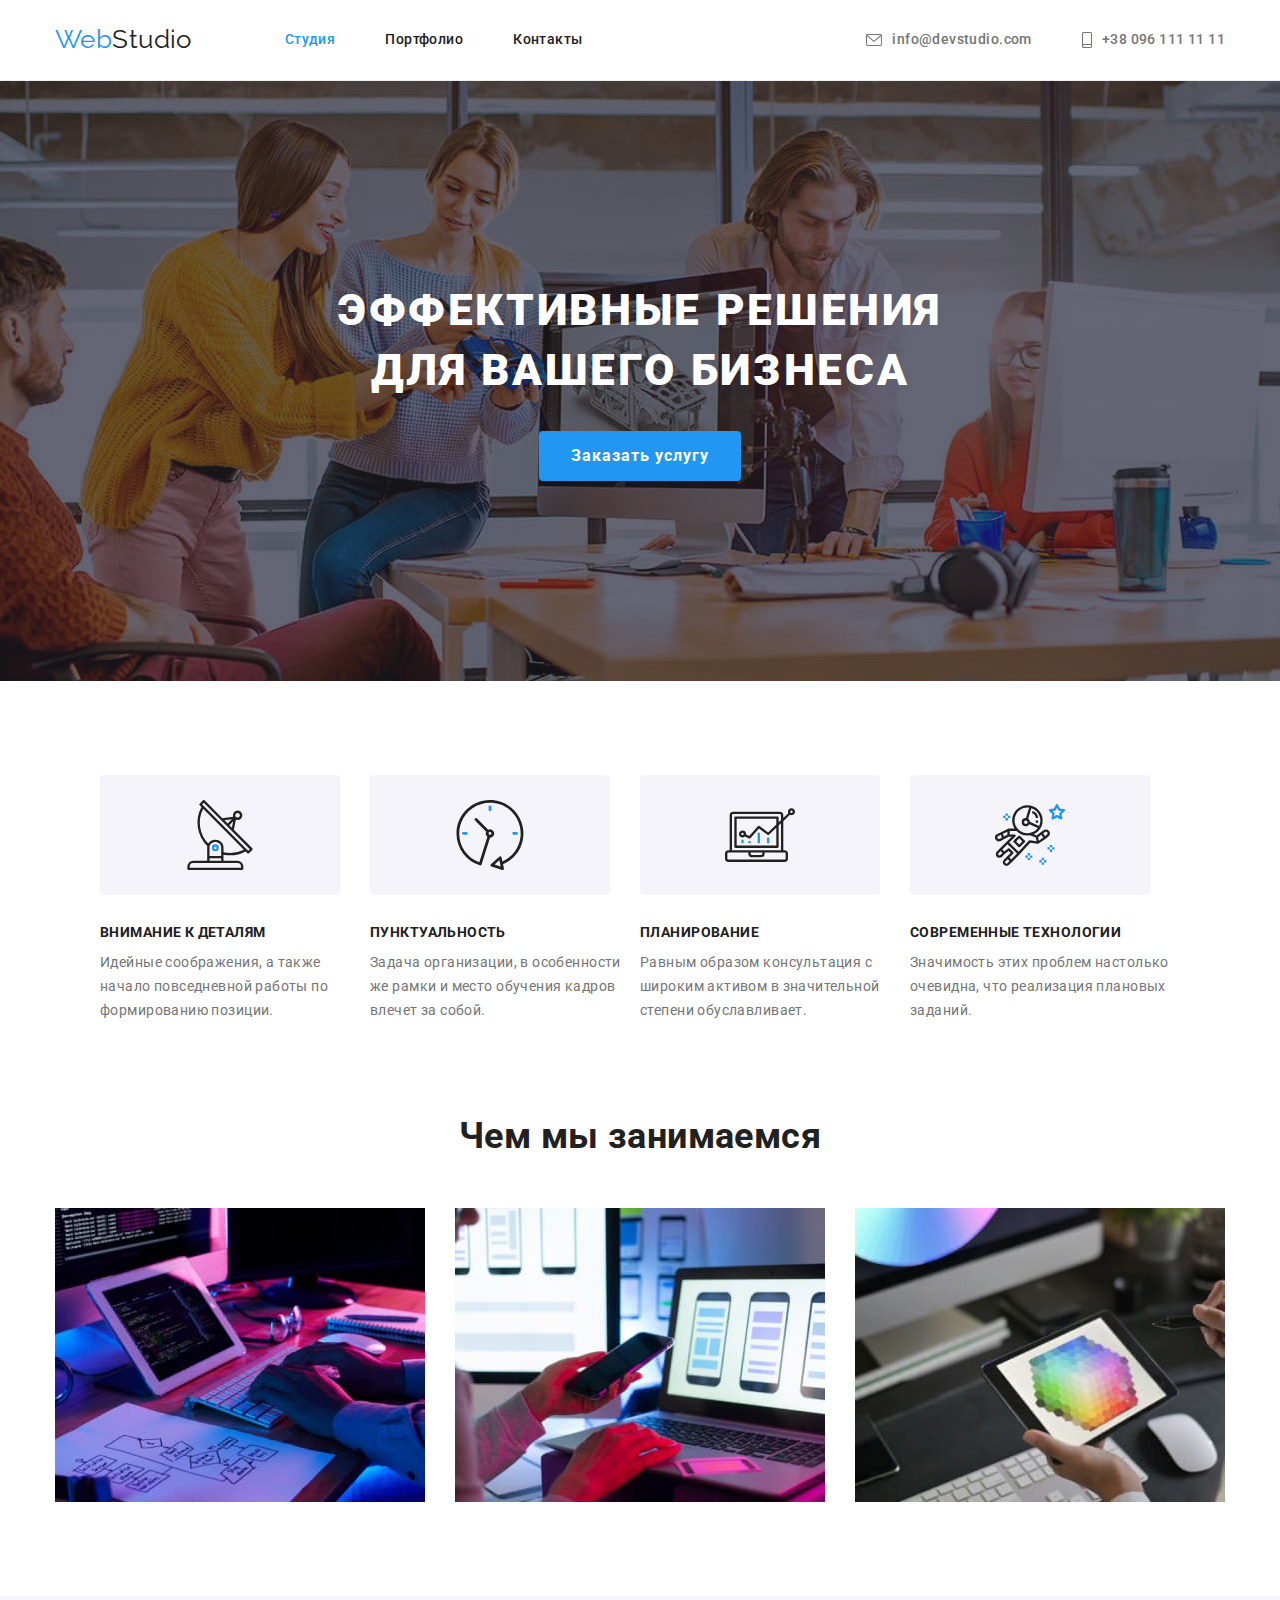
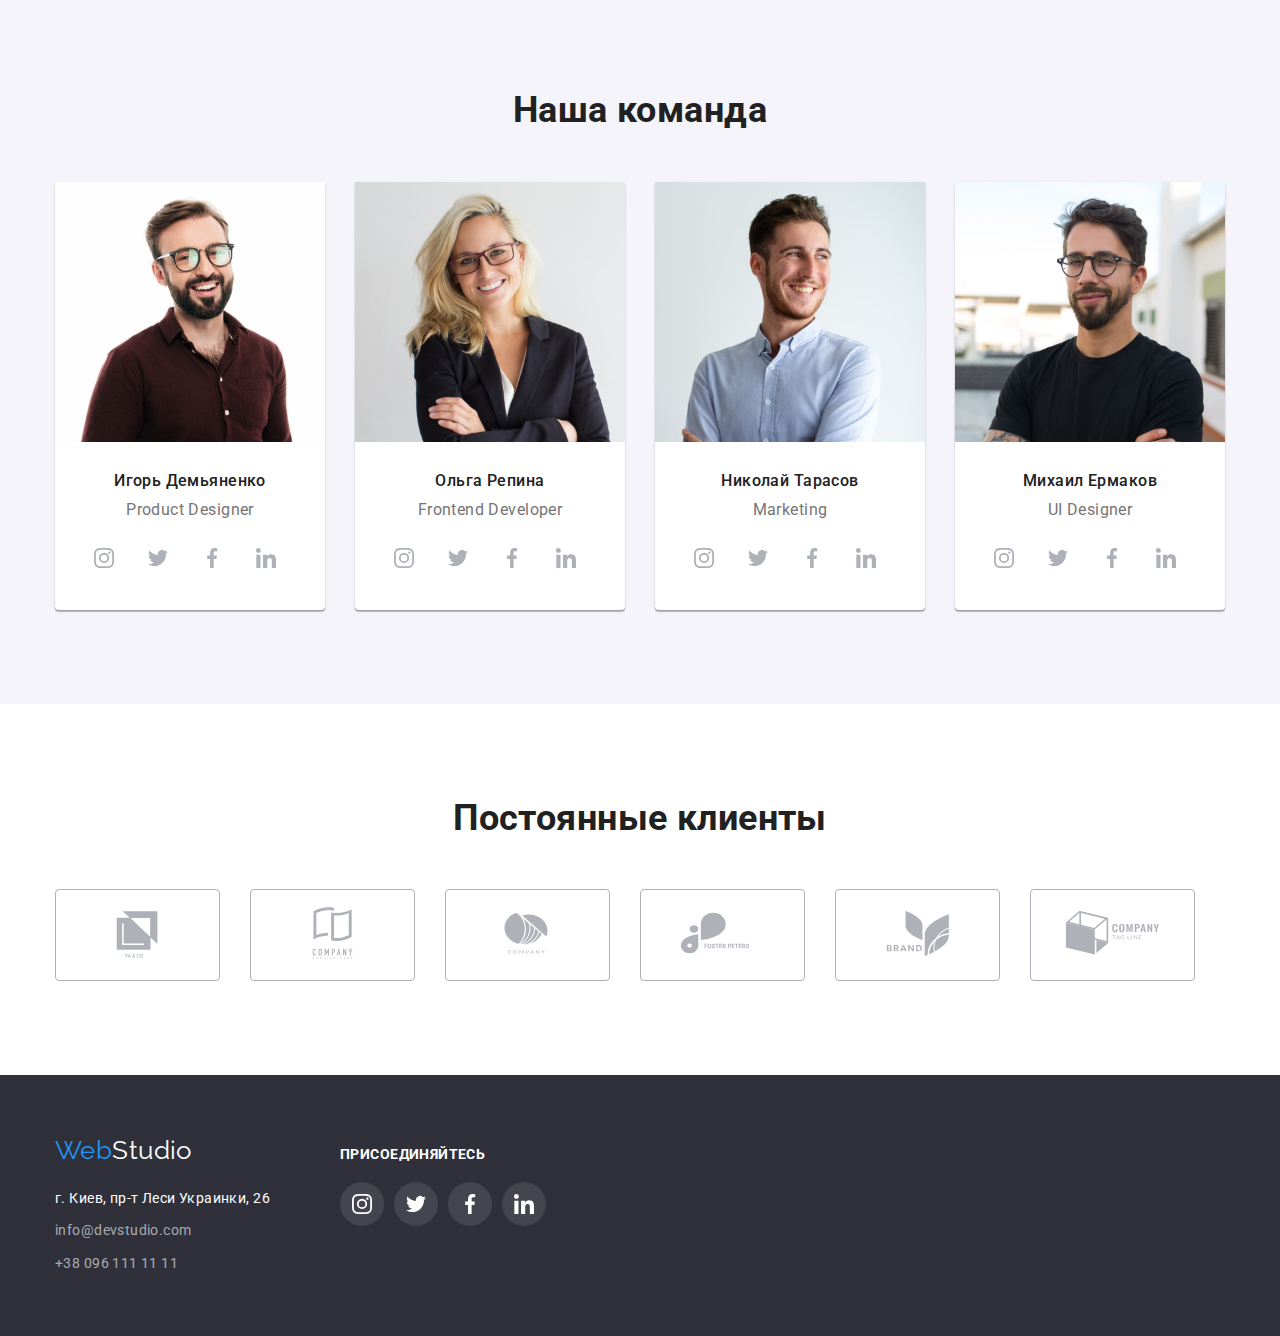
<file: index.html>
<!DOCTYPE html>
<html lang="ru">
<head>
    <meta charset="UTF-8">
    <meta http-equiv="X-UA-Compatible" content="IE=edge">
    <meta name="viewport" content="width=device-width, initial-scale=1.0">
    <title>Document</title>
    <link href="https://fonts.googleapis.com/css2?family=Raleway:wght@700&family=Roboto:wght@400;500;700;900&display=swap"
        rel="stylesheet">
    <link rel="stylesheet" href="https://cdnjs.cloudflare.com/ajax/libs/modern-normalize/1.1.0/modern-normalize.min.css">
    <link rel="stylesheet" href="CSS/styles.css">
</head>
<body>
    <header class="page-header">

    <div class="container main-nav">
        <nav class="header-nav">
            <a lang="en" href="./index.html" class="logo">Web<span class="studio">Studio</span></a>
            <ul class="site-nav list">
                <li class="item"><a href="./index.html" class="link current">Студия</a></li>
                <li class="item"><a href="./portfolio.html" class="link">Портфолио</a></li>
                <li class="item"><a href="" class="link">Контакты</a></li>
            </ul>
        </nav>
        <ul class="auth-nav">
            <li class="item"><a href="mailto:info@devstudio.com" class="link-connect">
                <svg class="icon-mail" width="16" height="12">
                    <use href="./images/icons-contact.svg#icon-envelope"></use>
                </svg>
                info@devstudio.com</a></li>
            <li class="item"><a href="tel:+380961111111" class="link-connect">
                <svg class="icon-phone" width="10" height="16">
                    <use href="./images/icons-contact.svg#icon-smartphone"></use>
                </svg>
                +38 096 111 11 11</a></li>
        </ul>
    </div>  
                  
    </header>
                
    <main>
        <!--Герой-->
        <section class="hero">
            <div class="container">
                <h1 class="hero-title">Эффективные решения для вашего бизнеса</h1>
                <button type="button" class="hero-button">Заказать услугу</button>
            </div>
        </section>
        
        <!--Преимущества-->
        <section class="section">
            <h2 class="visually-hidden">Преимущества</h2>        
           <div class="container">
            <ul class="features-list">
                <li class="item icon-antenna">
                    <h3 class="title">Внимание к деталям</h3>
                    <p class="features-text">Идейные соображения, а также начало повседневной работы по формированию позиции.</p>
                </li>
                <li class="item icon-clock">
                    <h3 class="title">Пунктуальность</h3>
                    <p class="features-text">Задача организации, в особенности же рамки и место обучения кадров влечет за собой.</p>
                </li>
                <li class="item icon-diagram">
                    <h3 class="title">Планирование</h3>
                    <p class="features-text">Равным образом консультация с широким активом в значительной степени обуславливает.</p>
                </li>
                <li class="item icon-astronaut">
                    <h3 class="title">Современные технологии</h3>
                    <p class="features-text">Значимость этих проблем настолько очевидна, что реализация плановых заданий.</p>
                </li>
            </ul>
           </div>
        </section>
        <!--Чем занимаемся-->
        <section class="section activities">
            <div class="container">
                <h2 class="section-title">Чем мы занимаемся</h2>
                <ul class="skills">
                    <li class="item">
                        <img src="./images/box1.jpg" alt="руки на клавиатуре пишут код изображение кода на планшете и экране"
                            width="370">
                    </li>
                    <li class="item">
                        <img src="./images/box2.jpg" alt="в руках мобильный телефон и на экране ноута структура моб приложения"
                            width="370">
                    </li>
                    <li class="item">
                        <img src="./images/box3.jpg" alt="на экране планшета в руках цветовая сетка" width="370">
                    </li>
                </ul>
            </div>

        </section>
        <!--Наша команда-->
        <section class="section team">
            <div class="container">
                <h2 class="section-title">Наша команда</h2>
                <ul class="team-list">
                    
                    <li class="item">
                        <img src="./images/igor.jpg" alt="фото сотрудника" width="270">
                        <h3 class="title">Игорь Демьяненко</h3>
                        <p class="position" lang="en">Product Designer</p>
                        <ul class="team-soclinks">
                            <li>
                                <a class="soc-link" href="" aria-lable="icon-instagram">
                                    <svg class="soc-icon" width="20px" height="20px">
                                        <use href="./images/icons-soc.svg#icon-instagram"></use>
                                    </svg>
                                </a>
                            </li>
                            <li>
                                <a href="" class="soc-link">
                                    <svg class="soc-icon" width="20px" height="20px">
                                        <use href="./images/icons-soc.svg#icon-twitter"></use>
                                    </svg>
                                </a>
                            </li>
                            <li>
                                <a href="" class="soc-link">
                                    <svg class="soc-icon" width="20px" height="20px">
                                        <use href="./images/icons-soc.svg#icon-facebook"></use>
                                    </svg>
                                </a>
                            </li>
                            <li>
                                <a href="" class="soc-link">
                                    <svg class="soc-icon" width="20px" height="20px">
                                        <use href="./images/icons-soc.svg#icon-linkedin"></use>
                                    </svg>
                                </a>
                            </li>
                        
                        </ul>
                    </li>
                    <li class="item">
                        <img src="./images/olga.jpg" alt="фото сотрудника" width="270">
                        <h3 class="title">Ольга Репина</h3>
                        <p class="position" lang="en">Frontend Developer</p>
                        <ul class="team-soclinks">
                            <li>
                                <a class="soc-link" href="" aria-lable="icon-instagram">
                                    <svg class="soc-icon" width="20px" height="20px">
                                        <use href="./images/icons-soc.svg#icon-instagram"></use>
                                    </svg>
                                </a>
                            </li>
                            <li>
                                <a href="" class="soc-link">
                                    <svg class="soc-icon" width="20px" height="20px">
                                        <use href="./images/icons-soc.svg#icon-twitter"></use>
                                    </svg>
                                </a>
                            </li>
                            <li>
                                <a href="" class="soc-link">
                                    <svg class="soc-icon" width="20px" height="20px">
                                        <use href="./images/icons-soc.svg#icon-facebook"></use>
                                    </svg>
                                </a>
                            </li>
                            <li>
                                <a href="" class="soc-link">
                                    <svg class="soc-icon" width="20px" height="20px">
                                        <use href="./images/icons-soc.svg#icon-linkedin"></use>
                                    </svg>
                                </a>
                            </li>
                        
                        </ul>
                    </li>
                    <li class="item">
                        <img src="./images/nikolay.jpg" alt="фото сотрудника" width="270">
                        <h3 class="title">Николай Тарасов</h3>
                        <p class="position" lang="en">Marketing</p>
                        <ul class="team-soclinks">
                            <li>
                                <a class="soc-link" href="" aria-lable="icon-instagram">
                                    <svg class="soc-icon" width="20px" height="20px">
                                        <use href="./images/icons-soc.svg#icon-instagram"></use>
                                    </svg>
                                </a>
                            </li>
                            <li>
                                <a href="" class="soc-link">
                                    <svg class="soc-icon" width="20px" height="20px">
                                        <use href="./images/icons-soc.svg#icon-twitter"></use>
                                    </svg>
                                </a>
                            </li>
                            <li>
                                <a href="" class="soc-link">
                                    <svg class="soc-icon" width="20px" height="20px">
                                        <use href="./images/icons-soc.svg#icon-facebook"></use>
                                    </svg>
                                </a>
                            </li>
                            <li>
                                <a href="" class="soc-link">
                                    <svg class="soc-icon" width="20px" height="20px">
                                        <use href="./images/icons-soc.svg#icon-linkedin"></use>
                                    </svg>
                                </a>
                            </li>
                        
                        </ul>
                    </li>
                    <li class="item">
                        <img src="./images/mikhail.jpg" alt="фото сотрудника" width="270">
                        <h3 class="title">Михаил Ермаков</h3>
                        <p class="position" lang="en">UI Designer</p>
                        <ul class="team-soclinks">
                            <li>
                                <a class="soc-link" href="" aria-lable="icon-instagram">
                                    <svg class="soc-icon" width="20px" height="20px">
                                        <use href="./images/icons-soc.svg#icon-instagram"></use>
                                    </svg>
                                </a>
                            </li>
                            <li>
                                <a href="" class="soc-link">
                                    <svg class="soc-icon" width="20px" height="20px">
                                        <use href="./images/icons-soc.svg#icon-twitter"></use>
                                    </svg>
                                </a>
                            </li>
                            <li>
                                <a href="" class="soc-link">
                                    <svg class="soc-icon" width="20px" height="20px">
                                        <use href="./images/icons-soc.svg#icon-facebook"></use>
                                    </svg>
                                </a>
                            </li>
                            <li>
                                <a href="" class="soc-link">
                                    <svg class="soc-icon" width="20px" height="20px">
                                        <use href="./images/icons-soc.svg#icon-linkedin"></use>
                                    </svg>
                                </a>
                            </li>
                        
                        </ul>
                    </li>
                </ul>
                
            </div>
        </section>

        <!--Наши клиенты-->
        <section class="section clients">
            <div class="container">
                <h2 class="section-title">Постоянные клиенты</h2>
                <ul class="client-list">
                    <li class="item"><a href="./index.html" class="link">
                    <svg class="client-icon">
                        <use href="./images/icons-logo.svg#icon-logo1"></use>
                    </svg>
                    </a>
                </li>
                    <li class="item"><a href="./index.html" class="link">
                    <svg class="client-icon">
                        <use href="./images/icons-logo.svg#icon-logo2"></use>
                    </svg>
                    </a>
                </li>
                    <li class="item"><a href="./index.html" class="link">
                    <svg class="client-icon">
                        <use href="./images/icons-logo.svg#icon-logo3"></use>
                    </svg>
                    </a>
                </li>
                    <li class="item"><a href="./index.html" class="link">
                    <svg class="client-icon">
                        <use href="./images/icons-logo.svg#icon-logo4"></use>
                    </svg>
                    </a>
                </li>
                    <li class="item"><a href="./index.html" class="link">
                    <svg class="client-icon">
                        <use href="./images/icons-logo.svg#icon-logo5"></use>
                    </svg>
                    </a></li>
                    <li class="item"><a href="./index.html" class="link">
                    <svg class="client-icon">
                        <use href="./images/icons-logo.svg#icon-logo6"></use>
                    </svg>
                    </a>
                    </li>

                </ul>



            </div>
        </section>

    </main>
    <footer class="footer">
        <!--Контакты-->    
        <div class="container">
            <div class="main-contacts">                       
            <a lang="en" href="./index.html" class="logo-footer">Web<span class="studio-footer">Studio</span></a>
            <address>
                <ul class="address">
                    <li class="item"><a href="https://goo.gl/maps/wL5UkcS4z9jSfZPP9" target="_blank" rel="noopener noreferrer"
                            class="address-link">г. Киев, пр-т Леси
                            Украинки, 26</a></li>
                    <li class="item"><a class="mail-link" href="mailto:info@devstudio.com">info@devstudio.com</a></li>
                    <li class="item"><a class="tel-link" href="tel:+380961111111">+38 096 111 11 11</a></li>
                </ul>
            </address>
        </div>
        <div class="footer-soc-box">
        <p class="footer-soc-link-title">присоединяйтесь</p>
        <ul class="footer-soc-link-list">
            <li class="footer-soc-link">
                <a class="footer-link-icon" href="" aria-lable="icon-instagram">
                <svg class="social-link" width="20px" hight="20px">
                    <use href="./images/icons-soc.svg#icon-instagram"></use>
                </svg>
                </a>
            </li>
            <li class="footer-soc-link">
                <a class="footer-link-icon" href="" aria-lable="icon-twitter">
                <svg class="social-link" width="20px" height="20px">
                    <use href="./images/icons-soc.svg#icon-twitter"></use>
                </svg>
                </a>
            </li>
            <li class="footer-soc-link">
                <a class="footer-link-icon" href="" aria-lable="icon-facebook">
                    <svg class="social-link" width="20px" height="20px">
                        <use href="./images/icons-soc.svg#icon-facebook"></use>
                    </svg>
                </a>
            </li>
            <li class="footer-soc-link">
                <a class="footer-link-icon" href="" aria-lable="icon-linkedin">
                    <svg class="social-link" width="20px" hight="20px">
                        <use href="./images/icons-soc.svg#icon-linkedin"></use>
                    </svg>
                </a>
            </li>

        </ul>
        </div>
        </div>
    </footer>
</body>
</html>
</file>
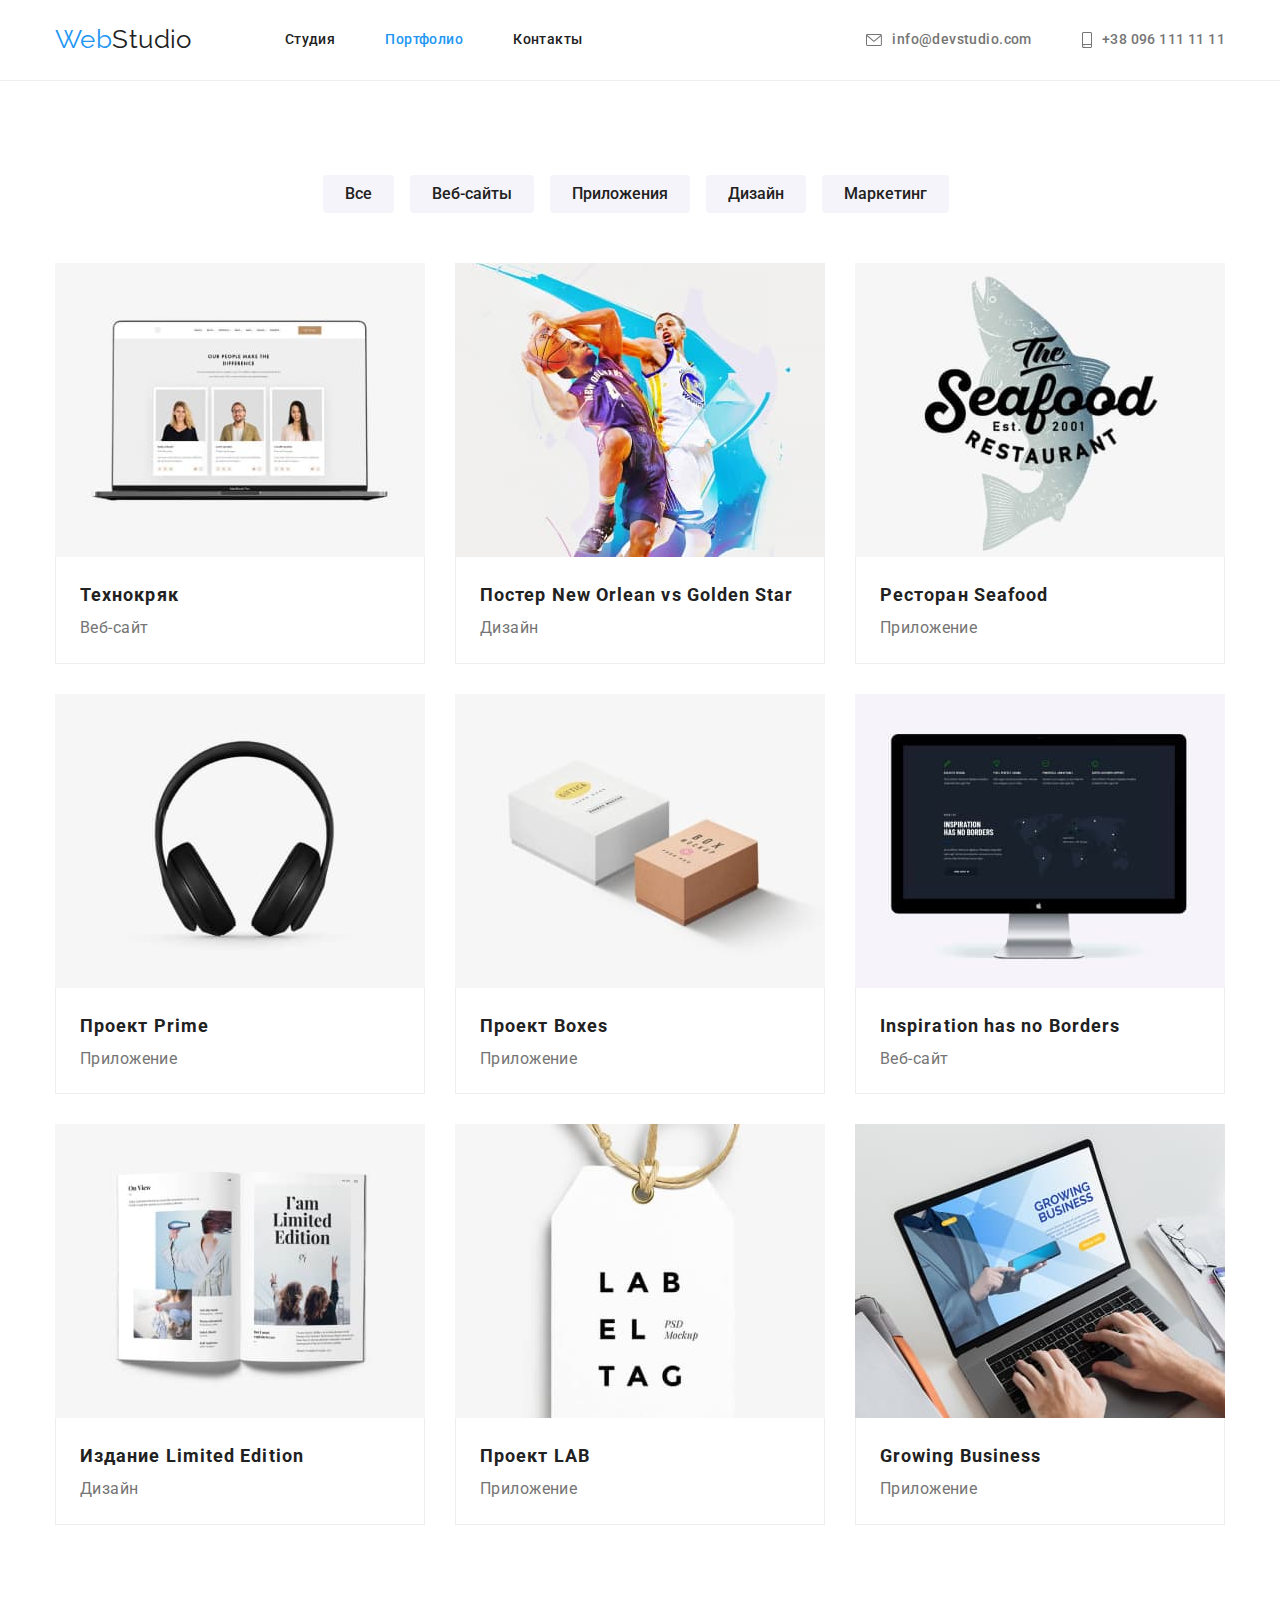
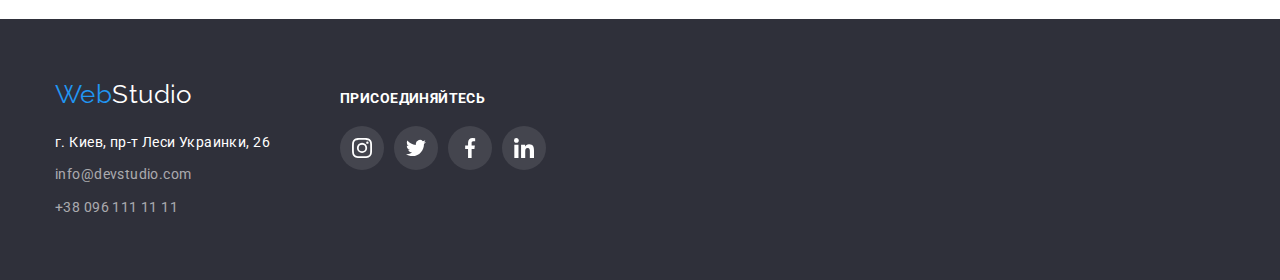
<file: portfolio.html>
<!DOCTYPE html>
<html lang="ru">
<head>
    <meta charset="UTF-8">
    <meta http-equiv="X-UA-Compatible" content="IE=edge">
    <meta name="viewport" content="width=device-width, initial-scale=1.0">
    <title>Document</title>
    <link href="https://fonts.googleapis.com/css2?family=Raleway:wght@700&family=Roboto:wght@400;500;700;900&display=swap"
        rel="stylesheet">
    <link rel="stylesheet" href="https://cdnjs.cloudflare.com/ajax/libs/modern-normalize/1.1.0/modern-normalize.min.css">
    <link rel="stylesheet" href="CSS/styles.css">
</head>
<body>
    <header class="page-header">
    <div class="container main-nav">
        <nav class="header-nav">
            <a lang="en" href="./index.html" class="logo">Web<span class="studio">Studio</span></a>
            <ul class="site-nav list">
                <li class="item"><a href="./index.html" class="link">Студия</a></li>
                <li class="item"><a href="./portfolio.html" class="link current">Портфолио</a></li>
                <li class="item"><a href="" class="link">Контакты</a></li>
            </ul>
        </nav>
        <ul class="auth-nav">
            <li class="item"><a href="mailto:info@devstudio.com" class="link-connect">
                    <svg class="icon-mail" width="16" height="12">
                        <use href="./images/icons-contact.svg#icon-envelope"></use>
                    </svg>
                    info@devstudio.com</a></li>
            <li class="item"><a href="tel:+380961111111" class="link-connect">
                    <svg class="icon-phone" width="10" height="16">
                        <use href="./images/icons-contact.svg#icon-smartphone"></use>
                    </svg>
                    +38 096 111 11 11</a></li>
        </ul>
    </div>
    
    </header>
    
    <main>
        <!--Портфолио-->
        <section class="section">
            
            
            <!--Фильтр-->
           <div class="container">
            <h1 hidden>Портфолио</h1>
            <ul class="filter">
                <li class="item"> <button type="button" class="filter-button">Все</button></li>
                <li class="item"> <button type="button" class="filter-button">Веб-сайты</button></li>
                <li class="item"> <button type="button" class="filter-button">Приложения</button></li>
                <li class="item"> <button type="button" class="filter-button">Дизайн</button></li>
                <li class="item"> <button type="button" class="filter-button">Маркетинг</button></li>
            </ul>
           
            <ul class="work-list">
                <li class="item"><a href="./index.html" class="work-card">
                    <img src="./images/portfolio/img1.jpg" alt="страница сайта с фото сотрудников">
                    <div class="work-title">
                        <h2 class="work-list-title">Технокряк</h2>
                        <p class="work-list-item">Веб-сайт</p>
                    </div>
                    </a>
                </li>
                <li class="item"><a href="./index.html" class="work-card">
                    <img src="./images/portfolio/img2.jpg" alt="мужчины играют в баскетбол" width="370">
                    <div class="work-title">
                        <h2 class="work-list-title">Постер New Orlean vs Golden Star</h2>
                        <p class="work-list-item">Дизайн</p>
                    </div>
                    </a>
                </li>
                <li class="item"><a href="./index.html" class="work-card">
                    <img src="./images/portfolio/img3.jpg" alt="логотип ресторана" width="370">
                    <div class="work-title">
                        <h2 class="work-list-title">Ресторан Seafood</h2>
                        <p class="work-list-item">Приложение</p>
                    </div>
                    </a>
                </li>
                <li class="item"><a href="./index.html" class="work-card">
                    <img src="./images/portfolio/img4.jpg" alt="наушники" width="370">
                    <div class="work-title">
                        <h2 class="work-list-title">Проект Prime</h2>
                        <p class="work-list-item">Приложение</p>
                    </div>
                    </a>
                </li>
                <li class="item"><a href="./index.html" class="work-card">
                    <img src="./images/portfolio/img5.jpg" alt="белая и коричневая коробочки" width="370">
                    <div class="work-title">
                        <h2 class="work-list-title">Проект Boxes</h2>
                        <p class="work-list-item">Приложение</p>
                    </div>
                    </a>
                </li>
                <li class="item"><a href="./index.html" class="work-card">
                    <img src="./images/portfolio/img6.jpg" alt="страница сайта на экране монитора" width="370">
                    <div class="work-title">
                        <h2 class="work-list-title">Inspiration has no Borders</h2>
                        <p class="work-list-item">Веб-сайт</p>
                    </div>
                    </a>
                </li>
                <li class="item"><a href="./index.html" class="work-card">
                    <img src="./images/portfolio/img7.jpg" alt="разворот журнала" width="370">
                    <div class="work-title">
                        <h2 class="work-list-title">Издание Limited Edition</h2>
                        <p class="work-list-item">Дизайн</p>
                    </div>
                    </a>
                </li>
                <li class="item"><a href="./index.html" class="work-card">
                    <img src="./images/portfolio/img8.jpg" alt="бумажный стикер с надписью на веревке" width="370">
                    <div class="work-title">
                        <h2 class="work-list-title">Проект LAB</h2>
                        <p class="work-list-item">Приложение</p>
                    </div>
                    </a>
                </li>
                <li class="item"><a href="./index.html" class="work-card">
                    <img src="./images/portfolio/img9.jpg" alt="руки печатают на клавиатуре открытого лэптопа" width="370">
                    <div class="work-title">
                        <h2 class="work-list-title">Growing Business</h2>
                        <p class="work-list-item">Приложение</p>
                    </div>
                    </a>
                </li>
            </ul>
        </div>
        </section> 
    
    </main>
    <footer class="footer">
        <!--Контакты-->
        <div class="container">
            <div class="main-contacts">
                <a lang="en" href="./index.html" class="logo-footer">Web<span class="studio-footer">Studio</span></a>
                <address>
                    <ul class="address">
                        <li class="item"><a href="https://goo.gl/maps/wL5UkcS4z9jSfZPP9" target="_blank"
                                rel="noopener noreferrer" class="address-link">г. Киев, пр-т Леси
                                Украинки, 26</a></li>
                        <li class="item"><a class="mail-link" href="mailto:info@devstudio.com">info@devstudio.com</a></li>
                        <li class="item"><a class="tel-link" href="tel:+380961111111">+38 096 111 11 11</a></li>
                    </ul>
                </address>
            </div>
            <div class="footer-soc-box">
                <h2 class="footer-soc-link-title">присоединяйтесь</h2>
                <ul class="footer-soc-link-list">
                    <li class="footer-soc-link">
                        <a class="footer-link-icon" href="" aria-lable="icon-instagram">
                            <svg class="social-link" width="20px" hight="20px">
                                <use href="./images/icons-soc.svg#icon-instagram"></use>
                            </svg>
                        </a>
                    </li>
                    <li class="footer-soc-link">
                        <a class="footer-link-icon" href="" aria-lable="icon-twitter">
                            <svg class="social-link" width="20px" height="20px">
                                <use href="./images/icons-soc.svg#icon-twitter"></use>
                            </svg>
                        </a>
                    </li>
                    <li class="footer-soc-link">
                        <a class="footer-link-icon" href="" aria-lable="icon-facebook">
                            <svg class="social-link" width="20px" height="20px">
                                <use href="./images/icons-soc.svg#icon-facebook"></use>
                            </svg>
                        </a>
                    </li>
                    <li class="footer-soc-link">
                        <a class="footer-link-icon" href="" aria-lable="icon-linkedin">
                            <svg class="social-link" width="20px" hight="20px">
                                <use href="./images/icons-soc.svg#icon-linkedin"></use>
                            </svg>
                        </a>
                    </li>
    
                </ul>
            </div>
        </div>
    </footer
 
</body>
</html>
</file>
<file: CSS/styles.css>
/* цвет основного текста #757575; */
/* вторичный цвет текста #212121; */
/* белый #FFFFFF; */
/* акцент #2196F3; */
/* вторичный цвет фона #F5F4FA; */

:root {
--main-text-color: #757575;
--secondary-text-color: #212121;
--accent-color: #2196F3;
--main-bg-color: #FFFFFF;
--header-bg-color: #FFFFFF;
--footer-bg-color: #2F303A;
--hero-text-color: #FFFFFF;
--button-text-color: #FFFFFF;
--footer-text-color: #FFFFFF;
--button-backgound-color: #F5F4FA;
--section-background-color: #F5F4FA;
--border-color: #AFB1B8;
--client-logo-color: #AFB1B8;
--soc-icon-color: #AFB1B8;




}

body {
    background-color: var(--main-bg-color);
    color: var(--main-text-color);
    font-family: Roboto, sens-serif;
    letter-spacing: 0.03em;
    font-size: 14px;
    font-style: normal;
}

/* Утилиты */
ul {
    list-style: none;
    padding: 0;
    margin: 0;
     
}

h1, h2, h3, p {
    margin: 0;
}

img {
    display: block;
    max-width: 100%;
    height: auto;
}
.link {
    text-decoration: none;
}

.visually-hidden {
    position: absolute;
    width: 1px;
    height: 1px;
    margin: -1px;
    padding: 0;
    overflow: hidden;
    border: 0;
    clip: rect(0 0 0 0);
}
/* Header */
.page-header {
    
    background-color: var(--header-bg-color);
    border-bottom: 1px solid #EEEEEE;
        
}

.container {
    
    width: 1200px;
    margin-left: auto;
    margin-right: auto;
    padding-left: 15px;
    padding-right: 15px;
    
}
.logo {
    margin-left: 0;
    
    color: var(--accent-color);
    font-family: Raleway, sens-serif;
    text-decoration: none;
    font-size: 26px;
    line-height: 1.2;    
    
}
.studio {
    color: var(--secondary-text-color);
    font-family: Raleway, sens-serif;
    text-decoration: none;
    font-size: 26px;
    line-height: 1.2;
    
}

/* site nav */
.main-nav {
    display: flex;
    align-items: center;
        
}
.header-nav {
    display: flex;
    align-items: center;
}
.site-nav {
    display: flex;
    margin-left: 93px;
}


.site-nav .item:not(:last-child) {
 margin-right: 50px;
}
.site-nav .link {
    display: block;
    padding-top: 20px;
    padding-bottom: 20px;
  
    color: var(--secondary-text-color);
    line-height: 1.14;
    font-weight: 500;
    
}
.site-nav .link:hover,
.site-nav .link:focus {
    color: var(--accent-color);
}

.site-nav .link.current {
    color: var(--accent-color);
    line-height: 1.14;
    font-weight: 500;

}
.auth-nav {
    display: flex;
    margin-left: auto;
    align-items: center;
    justify-content: center;

}

.auth-nav .item + .item {
    margin-left: 50px;    
}
.link-connect {
    display: flex;
    align-items: center;
    padding-top: 32px;
    padding-bottom: 32px;
    text-decoration: none;
    color: var(--main-text-color);
    line-height: 1.14;
    font-weight: 500;   
}

.link-connect:hover
 {
    color: var(--accent-color);
}

.icon-mail,
.icon-phone
{
    margin-right: 10px;
    fill: currentColor;
}





/* Hero */
.hero {
    background-color: #2F303A;
    padding-top: 200px;
    padding-bottom: 200px;
    margin-left: auto;
    margin-right: auto;
    max-width: 1600px;
    height: 600px;
    background-image: linear-gradient(rgba(47, 48, 58, 0.4), rgba(47, 48, 58, 0.4)),
    url('../images/Img.jpg');
    background-size: cover;
    background-position: center;
    background-repeat: no-repeat;
    
    background-color: #2F303A;
    text-align: center;
  
}

.hero-title {

    max-width: 696px;
    margin: 0 auto;
    
    color: var(--hero-text-color);
    font-weight: 900;
    font-size: 44px;
    letter-spacing: 0.06em;
    line-height: 1.36;
             
    text-transform: uppercase;
}
.hero-button {
    margin-top: 30px;
    padding: 10px 32px;

    cursor: pointer;
    border: none;
    border-radius: 4px;
    
    color: var(--button-text-color);
    background-color: var(--accent-color);
    font-family: Roboto, sens-serif;
    font-size: 16px;
    font-style: normal;
    font-weight: 700;
    letter-spacing: 0.06em;
    line-height: 1.87;
    align-items: center;
    text-align: center;
        
}
.hero-button:hover,
.hero-button:focus {
    background-color: #188CE8;
}
/* Section */
.section {
    padding-top: 94px;
    padding-bottom: 94px;
}

.section-title {
    margin-bottom: 50px;

    color: var(--secondary-text-color);
    font-size: 36px;
    line-height: 1.16;
    text-align: center;
    
}

/* Features */
.features-list {
    display: flex;
    justify-content: center;
    

        
}
.features-list .item::before

{   display: flex;
    content: "";
    height: 120px;
    margin-right: 30px;
    
    background-repeat: no-repeat;
    background-position: center;
    background-color: var(--button-backgound-color);
    border-radius: 4px;
      
}
.features-list .item:nth-child(4n) {
    margin-right: 0;

}

.icon-antenna::before {
    background-image: url("../images/icons.svg/antenna\ 1.svg");
}

.icon-clock::before {
    background-image: url('../images/icons.svg/clock\ 1.svg');
}

.icon-diagram::before {
    background-image: url("../images/icons.svg/diagram\ 1.svg");
}

.icon-astronaut::before {
    background-image: url('../images/icons.svg/astronaut\ 1.svg');
}

.features-list .title
{   margin-top: 30px;
    margin-bottom: 10px;

    color: var(--secondary-text-color);
    font-size: 14px;
    line-height: 1.14;
    text-transform: uppercase;
    
}

.features-text {
    color: var(--main-text-color);
    line-height: 1.7;  
    width: 270px;

}
    
/* Skills */

.activities {
    padding-top: 0;
    
}

.skills {
    display: flex;
    padding-inline-start: unset;
}

.skills .item {
    width: 370px;
    margin-right: 30px;
}

.skills .item:nth-child(3n) {
    margin-right: 0;
}
   
/* Team */

.team {
    background-color: var(--section-background-color);
}

.team-list {
    display: flex;
    padding-inline-start: unset;
}

.team-list .item {
    
    width: 270px;
    margin-right: 30px;
    text-align: center;

    background-color: var(--main-bg-color);
    border-radius: 4px;
    box-shadow: 0px 1px 3px rgba(0, 0, 0, 0.12),
        0px 1px 1px rgba(0, 0, 0, 0.14),
        0px 2px 1px rgba(0, 0, 0, 0.2);;
}

.team-list .item:nth-child(4n) {
    margin-right: 0;
}

.team-list .title {
    margin-top: 30px;
    margin-bottom: 0;
    
    color: var(--secondary-text-color);
    font-weight: 500;
    font-size: 16px;
    line-height: 1.18;
    
}

.position {
    margin-top: 10px;
      
    color: var(--main-text-color);
    font-size: 16px;
    line-height: 1.18;      
    
}
.team-soclinks {
    display: flex;
    justify-content: center;
    margin-top: 16px;
    margin-bottom: 30px;
}

.soc-link {
    display: flex;
    justify-content: center;
    align-items: center;
    width: 44px;
    height: 44px;
    justify-content: center;
    border: 0;
    border-radius: 50%;
    margin-right: 10px;
    
}

.soc-icon {
    fill: var(--soc-icon-color);
}

.soc-icon:hover {
    fill: #FFFFFF;
}

.soc-link:hover {
    background-color: var(--accent-color);
    
}




/* Clients */
.clients {
    background-color: var(--main-bg-color);
}
.client-list {
    display: flex;
   
   
}

.client-list .item {
    display: flex;
    align-items: center;
    justify-content: center;
    margin-right: 30px;
  
    width: 170px;
    height: 92px;    

      
    background-color: var(--main-bg-color);
    border-radius: 4px;
    border: 1px solid var(--border-color);
}

.client-list .item:nth-child(4) {
    margin-right: 30px;
}

.client-icon {
    width: 106px;
    height: 60px;
    fill: var(--client-logo-color);
    
}

.client-icon:hover {
    fill: var(--accent-color);
}

.client-list .link {
   cursor: pointer;
}

.client-list .item:hover,
.client-list .item:focus {
    border: 1px solid var(--accent-color);

}


/* Portfolio */

.filter {
    display: flex;
    align-items: center;
    justify-content: center;
    margin-bottom: 50px;
    
}

.work-list {
    display: flex;
    flex-wrap: wrap;
    padding-inline-start: unset;
    
}

.work-list .item {
    width: 370px;
    margin-right: 30px;
    margin-bottom: 30px;
       

    color: var(--main-text-color);
    font-size: 16px;
    line-height: 1.18;
    
}

.work-list .item:nth-child(3n) {
    margin-right: 0;
}

.work-list .item:nth-last-child(-n + 3) {
    margin-bottom: 0;
}


.work-card {
    display: inline-block;
    text-decoration: none;
}

.work-card:hover,
.work-card:focus {
    box-shadow: 0px 4px 4px rgba(0, 0, 0, 0.25), 0px 4px 4px rgba(0, 0, 0, 0.25);
}

.work-title {
    padding: 20px 24px 20px 24px;
    border-right: 1px solid #EEEEEE;
    border-bottom: 1px solid #EEEEEE;
    border-left: 1px solid #EEEEEE;

}
.work-list-title {
    
    
    color: var(--secondary-text-color);
    font-size: 18px;
    line-height: 2;
    letter-spacing: 0.06em;
    
}
.work-list-item {
   
    color: var(--main-text-color);
    font-size: 16px;
    line-height: 1.87;

}

.filter-button {
    margin-right: 8px;
    display: inline-block;
    padding: 6px 22px;

    cursor: pointer;
    border: none;
    background-color: var(--button-backgound-color);
    border-radius: 4px;
    
    

    color: var(--secondary-text-color);
    
    font-family: Roboto, sens-serif;
    font-style: normal;
    font-weight: 500;
    font-size: 16px;
    line-height: 1.6;
    text-align: center;       
}



.filter .item:not(:last-child) {
    margin-right: 8px;
}

.filter-button:hover,
.filter-button:focus {
    background-color: var(--accent-color);
    color: var(--button-text-color);
    box-shadow: 0px 4px 4px rgba(0, 0, 0, 0.25), 0px 4px 4px rgba(0, 0, 0, 0.25);
    
}

/* Footer */
.footer {
    background-color: var(--footer-bg-color);
    padding: 60px 0;
    
}

.footer .container {
    display: flex;
    align-items: baseline;
}
.main-contacts {
    display: inline-block;      
      
}

.logo-footer {
    margin-left: 0;
    margin-top: 60px;
    margin-bottom: 20px;
    

    color: var(--accent-color);
    font-family: Raleway, sens-serif;
    text-decoration: none;
    font-size: 26px;
    line-height: 1.2;
    
}

.studio-footer {
    color: var(--footer-text-color);
    font-family: Raleway, sens-serif;
    text-decoration: none;
    font-size: 26px;
    line-height: 1.2;
    
}

.address {
    
    margin-top: 20px;
    padding-inline-start: unset;
}

.address .item:not(:last-child) {
    margin-bottom: 9px;
}
.address-link {
    

    text-decoration: none;
    color: var(--footer-text-color);
    font-family: Roboto;
    font-weight: 400;
    font-style: normal;
    font-size: 14px;
    line-height: 1.7;          
    letter-spacing: 0.03em;
}
.mail-link {
    

    text-decoration: none;
    color: rgba(255, 255, 255, 0.6);
    font-family: Roboto;
    font-weight: 400;
    font-style: normal;
    font-size: 14px;
    line-height: 1.7;
    letter-spacing: 0.03em;
}

.tel-link {
    text-decoration: none;
    color: rgba(255, 255, 255, 0.6);
    font-family: Roboto;
    font-weight: 400;
    font-style: normal;
    font-size: 14px;
    line-height: 1.7;
}

.footer-soc-box {
    display: inline-block;
    margin-left: 70px;  
    
}

.footer-soc-link-title {
    color: var(--main-bg-color);
    font-size: 14px;
    font-weight: 700;
    line-height: 1,14;
    letter-spacing: 0.03em;
    text-transform: uppercase;
    margin-bottom: 20px;
}

.footer-soc-link-list {
    display: flex;
    width: 206px;
    height: 44px;
    align-items: center;
    padding: 0;
    justify-content: center;
}

.footer-link-icon {
    display: flex;
    align-items: center;
    justify-content: center;
    width: 44px;
    height: 44px;
    fill: var(--main-bg-color);
    border-radius: 50%;
    background-color: rgba(255, 255, 255, 0.1);

}
.footer-soc-link:not(:last-child) {
    margin-right: 10px;    
}

.footer-link-icon:hover {
    background-color: var(--accent-color);
    fill: var(--button-text-color);
}
</file>
